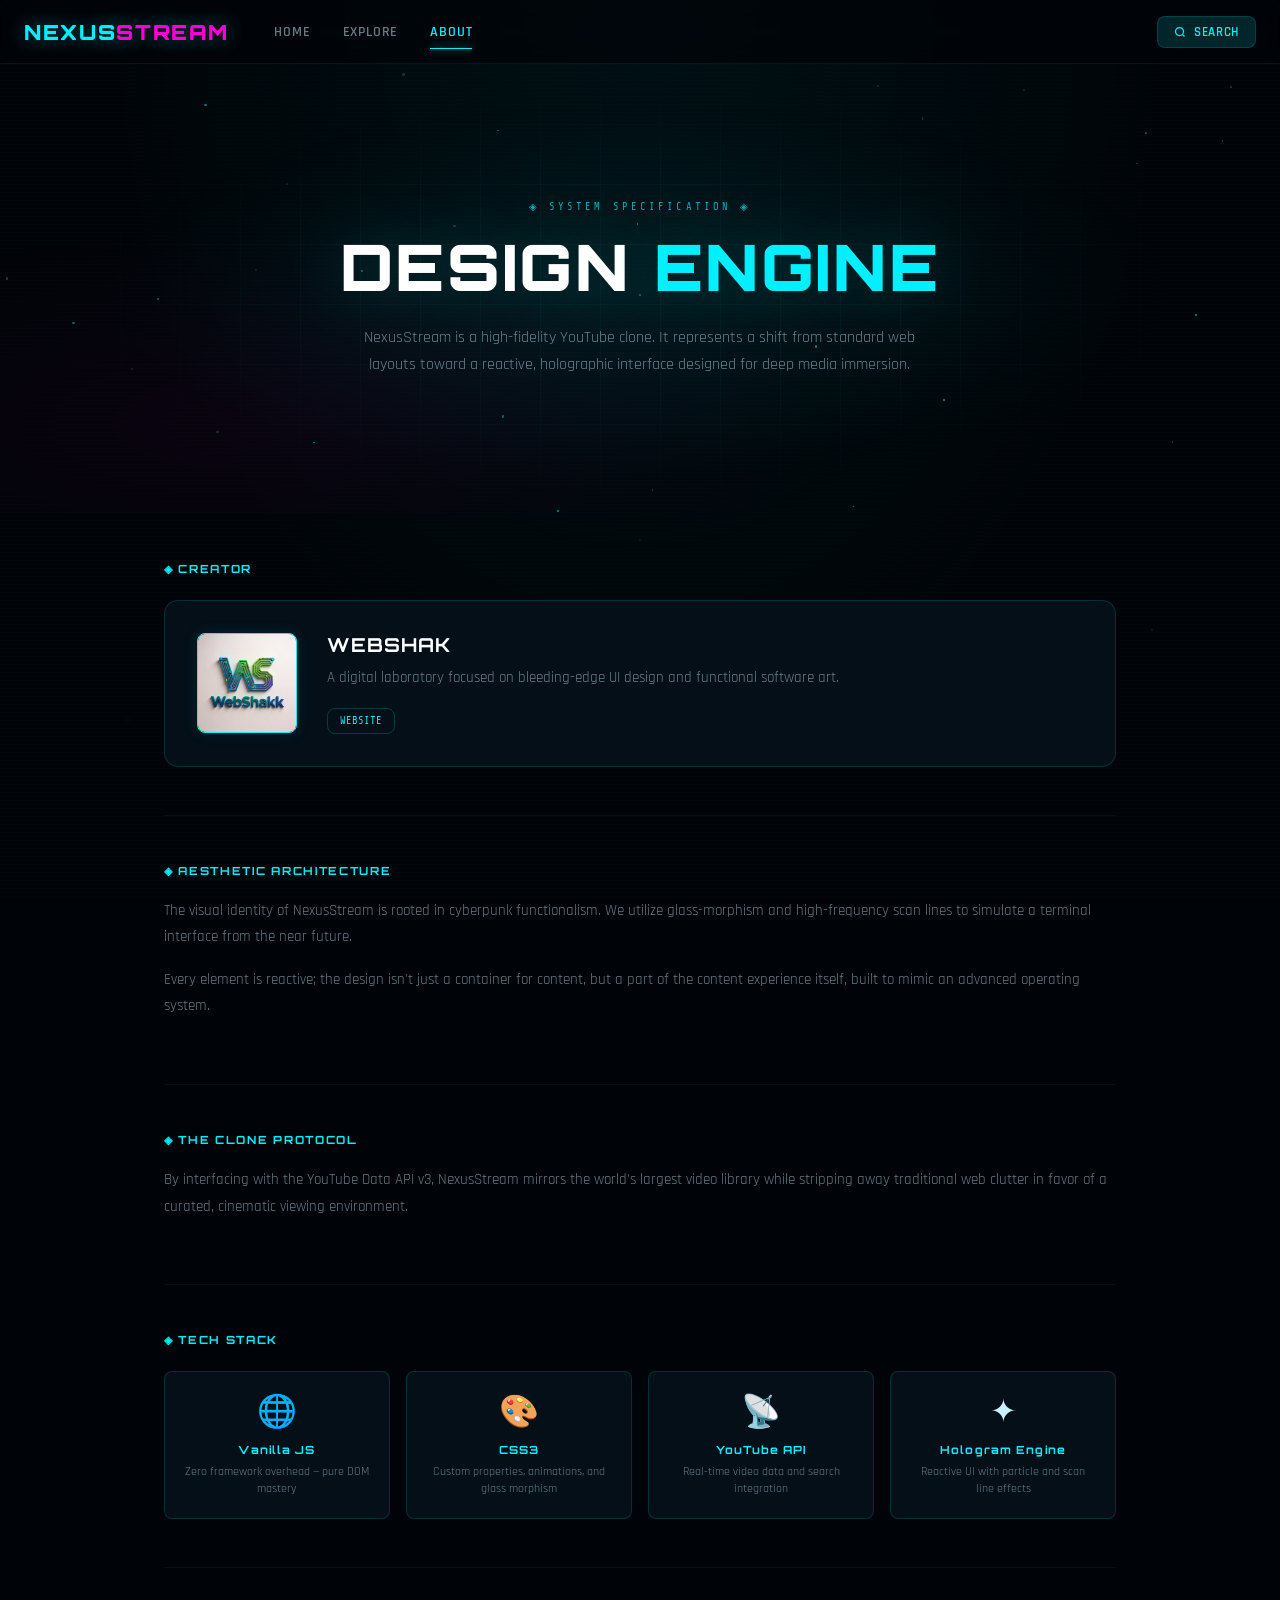
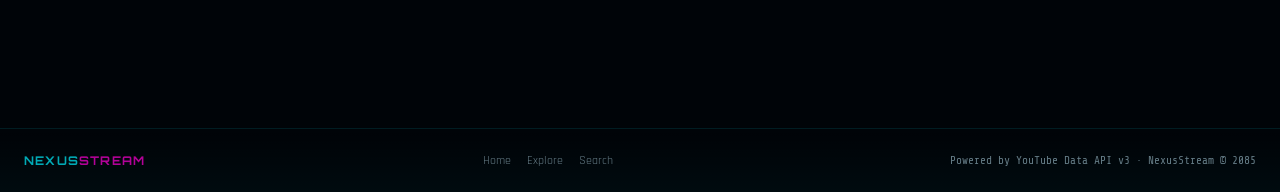
<file: about.html>
<!DOCTYPE html>
<html lang="en">
<head>
  <meta charset="UTF-8" />
  <meta name="viewport" content="width=device-width, initial-scale=1.0" />
  <title>About — NexusStream</title>
  <link rel="stylesheet" href="assets/css/global.css" />
  <style>
    .about-hero {
      position:relative;
      min-height:50vh;
      display:flex; align-items:center; justify-content:center;
      text-align:center;
      overflow:hidden;
      padding:80px 24px;
    }
    .about-hero__bg {
      position:absolute; inset:0;
      background:
        radial-gradient(ellipse at 50% 50%, rgba(0,240,255,0.06) 0%, transparent 60%),
        radial-gradient(ellipse at 20% 80%, rgba(255,0,212,0.04) 0%, transparent 40%);
    }
    .about-hero__grid {
      position:absolute; inset:0;
      background-image:
        linear-gradient(rgba(0,240,255,0.04) 1px, transparent 1px),
        linear-gradient(90deg, rgba(0,240,255,0.04) 1px, transparent 1px);
      background-size:60px 60px;
      mask-image:radial-gradient(ellipse at center, black 30%, transparent 70%);
    }
    .about-hero__content { position:relative; z-index:1; max-width:700px; }
    .about-hero__eyebrow {
      font-family:var(--font-mono);
      font-size:0.65rem; letter-spacing:0.3em; text-transform:uppercase;
      color:var(--cyan); opacity:0.7; margin-bottom:20px;
    }
    .about-hero__title {
      font-family:var(--font-display);
      font-size:clamp(2rem, 5vw, 4rem);
      font-weight:900; line-height:1.05;
      letter-spacing:0.04em; text-transform:uppercase;
      color:#fff;
      text-shadow:0 0 60px rgba(0,240,255,0.2);
      margin-bottom:24px;
    }
    .about-hero__title span { color:var(--cyan); }
    .about-hero__sub {
      font-size:1rem; line-height:1.7;
      color:var(--text-dim); max-width:560px; margin:0 auto;
    }

    /* ── Sections ── */
    .about-sections { max-width:1000px; margin:0 auto; padding:0 24px 80px; }
    .about-block {
      padding:48px 0;
      border-bottom:1px solid rgba(0,240,255,0.06);
    }
    .about-block__title {
      font-family:var(--font-display);
      font-size:0.7rem; font-weight:700;
      letter-spacing:0.15em; text-transform:uppercase;
      color:var(--cyan); margin-bottom:20px;
    }
    .about-block__body {
      font-size:0.95rem; line-height:1.75;
      color:var(--text-dim);
    }
    .about-block__body p { margin-bottom:16px; }

    /* ── Creator Brand ── */
    .brand-card {
        display: flex; align-items: center; gap: 30px;
        background: var(--surface); border: var(--border);
        padding: 32px; border-radius: var(--radius-lg); margin-top: 24px;
    }
    .brand-logo {
        width: 100px; height: 100px; border-radius: var(--radius);
        border: 1px solid var(--cyan); box-shadow: 0 0 15px rgba(0,240,255,0.1);
        object-fit: cover;
    }
    .brand-info h3 {
        font-family: var(--font-display); color: #fff;
        font-size: 1.2rem; margin-bottom: 8px; letter-spacing: 0.05em;
    }
    .brand-links { display: flex; gap: 12px; margin-top: 16px; }
    .brand-link {
        font-family: var(--font-mono); font-size: 0.65rem;
        color: var(--cyan); text-decoration: none;
        padding: 6px 12px; border: 1px solid rgba(0,240,255,0.2);
        border-radius: var(--radius); transition: 0.3s;
    }
    .brand-link:hover { background: rgba(0,240,255,0.1); border-color: var(--cyan); }

    /* ── Tech stack ── */
    .tech-grid {
      display:grid; grid-template-columns:repeat(auto-fill, minmax(200px, 1fr));
      gap:16px; margin-top:24px;
    }
    .tech-card {
      padding:20px; background:var(--surface); border:var(--border);
      border-radius:var(--radius); text-align:center; transition:all 0.25s;
    }
    .tech-card:hover { border-color:rgba(0,240,255,0.4); transform:translateY(-3px); }
    .tech-card__icon { font-size:2rem; margin-bottom:10px; }
    .tech-card__name {
      font-family:var(--font-display); font-size:0.7rem; font-weight:700;
      letter-spacing:0.1em; color:var(--cyan); margin-bottom:6px;
    }
    .tech-card__desc { font-size:0.72rem; color:var(--text-dim); line-height:1.5; }

    @media(max-width:600px) { .brand-card { flex-direction: column; text-align: center; } }
  </style>
</head>
<body>

<div class="ns-loader" id="ns-loader">
  <div class="ns-loader__ring"></div>
  <div class="ns-loader__text">LOADING NEXUS DATA</div>
  <div class="ns-loader__bar"><div class="ns-loader__bar-fill" id="loader-bar"></div></div>
</div>

<header id="ns-header">
  <div class="ns-header__inner">
    <a href="index.html" class="ns-logo">NEXUS<span>STREAM</span></a>
    <nav class="ns-nav">
      <a href="index.html" data-page="index.html">Home</a>
      <a href="explore.html" data-page="explore.html">Explore</a>
      <a href="about.html" data-page="about.html">About</a>
    </nav>
    <button class="ns-header__search-btn" onclick="UI.pageTransition('search.html')">
      <svg width="12" height="12" viewBox="0 0 24 24" fill="none" stroke="currentColor" stroke-width="2.5"><circle cx="11" cy="11" r="8"/><line x1="21" y1="21" x2="16.65" y2="16.65"/></svg>
      SEARCH
    </button>
  </div>
</header>

<main class="ns-page">

  <div class="about-hero">
    <div class="about-hero__bg"></div>
    <div class="about-hero__grid"></div>
    <div class="about-hero__content" id="aboutHero">
      <div class="about-hero__eyebrow">◈ SYSTEM SPECIFICATION ◈</div>
      <h1 class="about-hero__title">DESIGN <span>ENGINE</span></h1>
      <p class="about-hero__sub">
        NexusStream is a high-fidelity YouTube clone. It represents a shift from standard web layouts toward a reactive, holographic interface designed for deep media immersion.
      </p>
    </div>
  </div>

  <div class="about-sections">

     <div class="about-block">
      <div class="about-block__title">◈ CREATOR</div>
      <div class="brand-card">
        <img src="assets/images/webshakk.png" alt="Webshak" class="brand-logo">
        <div class="brand-info">
            <h3>WEBSHAK</h3>
            <p class="about-block__body">A digital laboratory focused on bleeding-edge UI design and functional software art.</p>
            <div class="brand-links">
                <a href="https://webshakk.vercel.app/" class="brand-link" target="_blank">WEBSITE</a>
               
            </div>
        </div>
      </div>
    </div>

    <div class="about-block">
      <div class="about-block__title">◈ AESTHETIC ARCHITECTURE</div>
      <div class="about-block__body">
        <p>The visual identity of NexusStream is rooted in cyberpunk functionalism. We utilize glass-morphism and high-frequency scan lines to simulate a terminal interface from the near future.</p>
        <p>Every element is reactive; the design isn't just a container for content, but a part of the content experience itself, built to mimic an advanced operating system.</p>
      </div>
    </div>

    <div class="about-block">
      <div class="about-block__title">◈ THE CLONE PROTOCOL</div>
      <div class="about-block__body">
        <p>By interfacing with the YouTube Data API v3, NexusStream mirrors the world's largest video library while stripping away traditional web clutter in favor of a curated, cinematic viewing environment.</p>
      </div>
    </div>

   

    <div class="about-block">
      <div class="about-block__title">◈ TECH STACK</div>
      <div class="tech-grid" id="techGrid"></div>
    </div>

  </div>
</main>

<footer id="ns-footer">
  <div class="ns-footer__brand">NEXUS<span style="color:var(--magenta)">STREAM</span></div>
  <div class="ns-footer__links">
    <a href="index.html">Home</a><a href="explore.html">Explore</a><a href="search.html">Search</a>
  </div>
  <div class="ns-footer__attr">Powered by YouTube Data API v3 · NexusStream © 2085</div>
</footer>

<script src="js/api.js"></script>
<script src="js/ui.js"></script>
<script>
document.addEventListener('DOMContentLoaded', () => {
  const loader = document.getElementById('ns-loader');
  const bar = document.getElementById('loader-bar');
  setTimeout(() => bar.style.width='100%', 100);
  setTimeout(() => { loader.classList.add('hidden'); setTimeout(()=>loader.remove(),500); }, 1100);

  // Tech stack items
  const stack = [
    { icon:'🌐', name:'Vanilla JS', desc:'Zero framework overhead — pure DOM mastery' },
    { icon:'🎨', name:'CSS3', desc:'Custom properties, animations, and glass morphism' },
    { icon:'📡', name:'YouTube API', desc:'Real-time video data and search integration' },
    { icon:'✦', name:'Hologram Engine', desc:'Reactive UI with particle and scan line effects' }
  ];
  const grid = document.getElementById('techGrid');
  stack.forEach((t, i) => {
    const card = document.createElement('div');
    card.className = 'tech-card';
    card.innerHTML = `<div class="tech-card__icon">${t.icon}</div><div class="tech-card__name">${t.name}</div><div class="tech-card__desc">${t.desc}</div>`;
    grid.appendChild(card);
    if(typeof UI !== 'undefined') UI.buildCardEffect(card, 400 + i * 80);
  });

  if (typeof UI !== 'undefined') {
    UI.createParticleField(document.querySelector('.about-hero'), 30);
    document.querySelectorAll('.about-block, .about-hero__content').forEach((el, i) => {
      UI.buildCardEffect(el, i * 100);
    });
  }
});
</script>
</body>
</html>
</file>
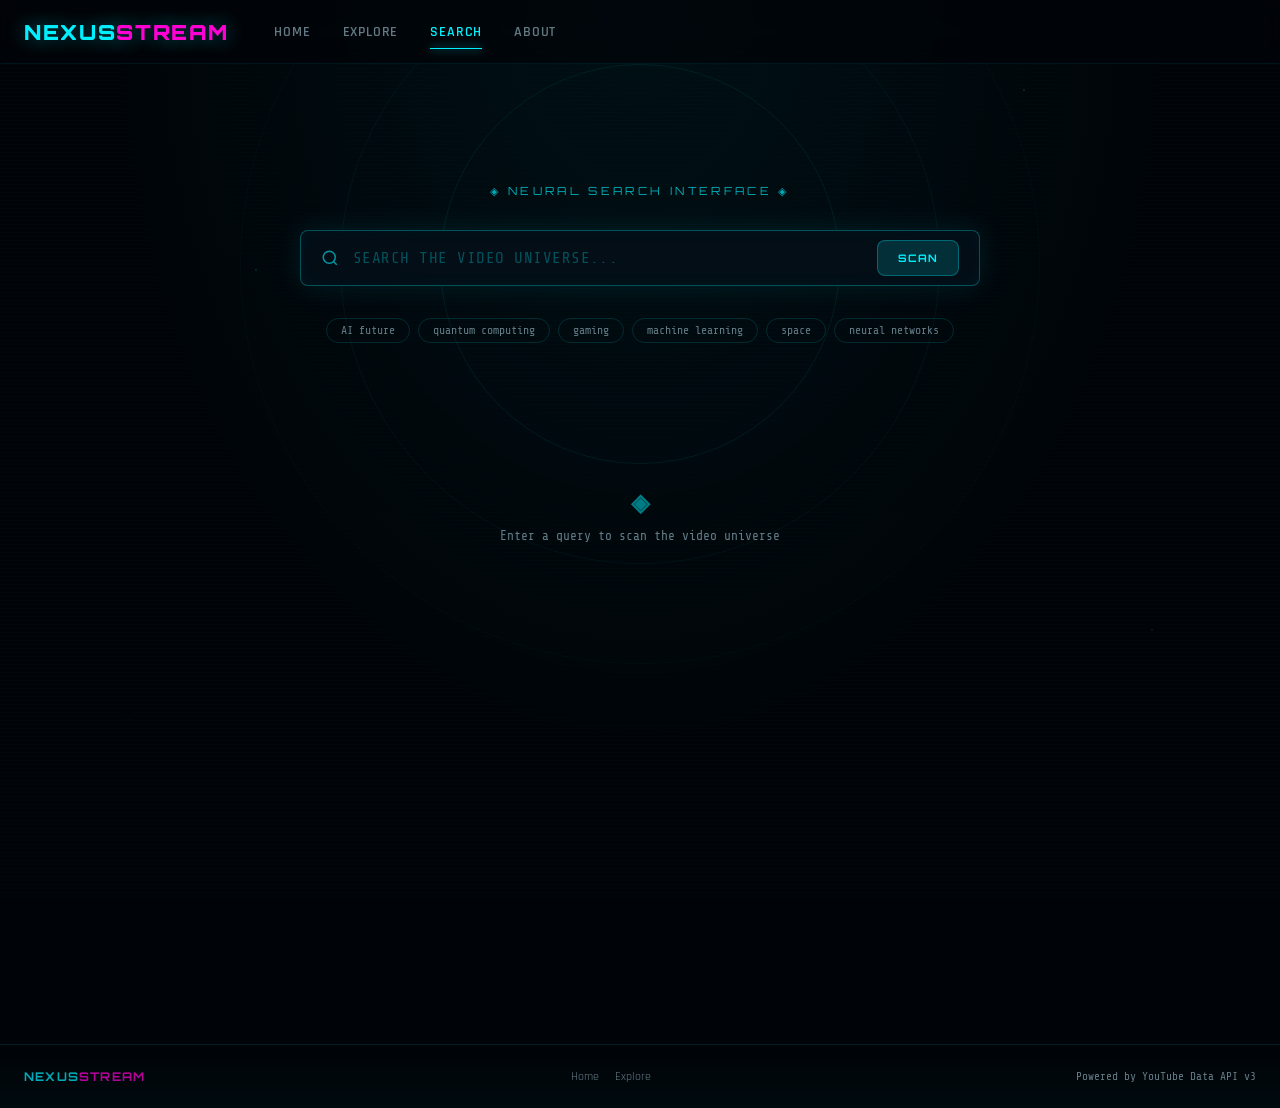
<file: search.html>
<!DOCTYPE html>
<html lang="en">
<head>
  <meta charset="UTF-8" />
  <meta name="viewport" content="width=device-width, initial-scale=1.0" />
  <title>Neural Search — NexusStream</title>
  <link rel="stylesheet" href="assets/css/global.css" />
  <script src="js/config.js"></script>
  <style>
    .search-universe {
      min-height:100vh;
      display:flex; flex-direction:column;
      align-items:center;
      padding-top:120px;
    }

    /* ── Central search node ── */
    .search-node {
      position:relative;
      display:flex; flex-direction:column;
      align-items:center; gap:32px;
      width:100%; max-width:680px;
      margin-bottom:64px;
    }
    .search-node__title {
      font-family:var(--font-display);
      font-size:0.7rem; letter-spacing:0.3em; text-transform:uppercase;
      color:var(--cyan); opacity:0.7;
    }
    .search-node__rings {
      position:absolute; top:50%; left:50%;
      transform:translate(-50%,-50%);
      pointer-events:none;
    }
    .search-ring {
      position:absolute;
      border-radius:50%;
      border:1px solid rgba(0,240,255,0.08);
      transform:translate(-50%,-50%);
      animation:energyPulse 3s ease-in-out infinite;
    }
    .search-ring:nth-child(1) { width:400px; height:400px; animation-delay:0s; }
    .search-ring:nth-child(2) { width:600px; height:600px; animation-delay:0.5s; border-color:rgba(0,240,255,0.05); }
    .search-ring:nth-child(3) { width:800px; height:800px; animation-delay:1s; border-color:rgba(0,240,255,0.03); }
    .search-ring.pulse {
      border-color:rgba(0,240,255,0.3) !important;
      animation:expandRing 0.8s ease-out forwards;
    }
    @keyframes expandRing {
      from { transform:translate(-50%,-50%) scale(0.3); opacity:1; }
      to   { transform:translate(-50%,-50%) scale(1.5); opacity:0; }
    }

    .search-input-wrap {
      position:relative; z-index:2;
      width:100%;
      transition:transform 0.1s ease;
    }
    .search-input-inner {
      display:flex; align-items:center;
      background:rgba(4,15,24,0.9);
      border:1px solid rgba(0,240,255,0.3);
      border-radius:var(--radius);
      padding:0 20px;
      box-shadow:0 0 30px rgba(0,240,255,0.1), inset 0 0 20px rgba(0,240,255,0.03);
      transition:all 0.3s;
    }
    .search-input-inner:focus-within {
      border-color:rgba(0,240,255,0.7);
      box-shadow:0 0 50px rgba(0,240,255,0.2), inset 0 0 30px rgba(0,240,255,0.05);
    }
    .search-icon {
      color:var(--cyan); opacity:0.6; flex-shrink:0; margin-right:14px;
    }
    #searchInput {
      flex:1; background:transparent; border:none; outline:none;
      font-family:var(--font-mono);
      font-size:1rem; color:var(--text);
      padding:18px 0;
      letter-spacing:0.03em;
    }
    #searchInput::placeholder { color:rgba(0,240,255,0.3); }
    .search-submit {
      flex-shrink:0;
      padding:10px 20px;
      font-family:var(--font-display);
      font-size:0.65rem; font-weight:700;
      letter-spacing:0.1em; text-transform:uppercase;
      color:var(--cyan);
      border:1px solid rgba(0,240,255,0.3);
      border-radius:var(--radius);
      background:var(--cyan-dim);
      transition:all 0.2s;
    }
    .search-submit:hover {
      background:rgba(0,240,255,0.25);
      box-shadow:0 0 20px rgba(0,240,255,0.2);
    }

    /* ── Suggestions ── */
    .search-suggestions {
      display:flex; gap:8px; flex-wrap:wrap; justify-content:center;
    }
    .search-sugg {
      padding:5px 14px;
      font-size:0.72rem; font-family:var(--font-mono);
      border:var(--border); border-radius:20px;
      color:var(--text-dim); cursor:pointer;
      transition:all 0.2s;
    }
    .search-sugg:hover {
      color:var(--cyan); border-color:rgba(0,240,255,0.4);
      background:var(--cyan-dim);
    }

    /* ── Results ── */
    .results-area { width:100%; max-width:1200px; padding:0 24px 80px; }
    .results-header {
      font-family:var(--font-mono);
      font-size:0.72rem; color:var(--text-dim);
      margin-bottom:24px;
      display:flex; justify-content:space-between; align-items:center;
    }
    .results-header span { color:var(--cyan); }
    .results-empty {
      text-align:center; padding:80px 0;
      color:var(--text-dim);
      font-family:var(--font-mono); font-size:0.8rem;
    }
    .results-empty h3 {
      font-family:var(--font-display);
      font-size:1.5rem; color:var(--cyan);
      margin-bottom:12px; opacity:0.5;
    }
  </style>
</head>
<body>
<div class="ns-loader" id="ns-loader">
  <div class="ns-loader__ring"></div>
  <div class="ns-loader__text">NEURAL SEARCH READY</div>
  <div class="ns-loader__bar"><div class="ns-loader__bar-fill" id="loader-bar"></div></div>
</div>

<header id="ns-header">
  <div class="ns-header__inner">
    <a href="index.html" class="ns-logo">NEXUS<span>STREAM</span></a>
    <nav class="ns-nav">
      <a href="index.html" data-page="index.html">Home</a>
      <a href="explore.html" data-page="explore.html">Explore</a>
      <a href="search.html" data-page="search.html">Search</a>
      <a href="about.html" data-page="about.html">About</a>
    </nav>
  </div>
</header>

<main class="ns-page">
  <div class="search-universe">

    <div class="search-node">
      <div class="search-node__title">◈ Neural Search Interface ◈</div>
      <div class="search-node__rings">
        <div class="search-ring"></div>
        <div class="search-ring"></div>
        <div class="search-ring"></div>
      </div>

      <div class="search-input-wrap" id="searchInputWrap">
        <div class="search-input-inner">
          <svg class="search-icon" width="18" height="18" viewBox="0 0 24 24" fill="none" stroke="currentColor" stroke-width="2"><circle cx="11" cy="11" r="8"/><line x1="21" y1="21" x2="16.65" y2="16.65"/></svg>
          <input id="searchInput" type="text" placeholder="SEARCH THE VIDEO UNIVERSE..." autocomplete="off" />
          <button class="search-submit" id="searchBtn">SCAN</button>
        </div>
      </div>

      <div class="search-suggestions" id="suggestions">
        <span class="search-sugg" data-q="AI future">AI future</span>
        <span class="search-sugg" data-q="quantum computing">quantum computing</span>
        <span class="search-sugg" data-q="gaming">gaming</span>
        <span class="search-sugg" data-q="machine learning">machine learning</span>
        <span class="search-sugg" data-q="space">space</span>
        <span class="search-sugg" data-q="neural networks">neural networks</span>
      </div>
    </div>

    <div class="results-area" id="resultsArea">
      <div class="results-empty">
        <h3>◈</h3>
        <p>Enter a query to scan the video universe</p>
      </div>
    </div>
  </div>
</main>

<footer id="ns-footer">
  <div class="ns-footer__brand">NEXUS<span style="color:var(--magenta)">STREAM</span></div>
  <div class="ns-footer__links">
    <a href="index.html">Home</a><a href="explore.html">Explore</a>
  </div>
  <div class="ns-footer__attr">Powered by YouTube Data API v3</div>
</footer>

<script src="js/api.js"></script>
<script src="js/ui.js"></script>
<script>
(async () => {
  // Loader
  const loader = document.getElementById('ns-loader');
  const bar = document.getElementById('loader-bar');
  setTimeout(() => bar.style.width='100%', 100);
  setTimeout(() => { loader.classList.add('hidden'); setTimeout(()=>loader.remove(),500); }, 1200);

  const input = document.getElementById('searchInput');
  const wrap  = document.getElementById('searchInputWrap');
  const btn   = document.getElementById('searchBtn');
  const area  = document.getElementById('resultsArea');
  const rings = document.querySelector('.search-node__rings');

  // URL param
  const urlQ = new URLSearchParams(location.search).get('q');
  if (urlQ) { input.value = urlQ; doSearch(urlQ); }

  // Wave distortion on typing
  input.addEventListener('input', () => {
    UI.startSearchWave(wrap);
    clearTimeout(input._debounce);
    input._debounce = setTimeout(() => {
      UI.stopSearchWave(wrap);
      if (input.value.trim().length > 2) doSearch(input.value.trim());
    }, 600);
    pulseRings();
  });

  input.addEventListener('keydown', e => {
    if (e.key === 'Enter') doSearch(input.value.trim());
  });
  btn.addEventListener('click', () => doSearch(input.value.trim()));

  document.querySelectorAll('.search-sugg').forEach(s => {
    s.addEventListener('click', () => {
      input.value = s.dataset.q;
      doSearch(s.dataset.q);
    });
  });

  function pulseRings() {
    const ring = document.createElement('div');
    ring.className = 'search-ring pulse';
    rings.appendChild(ring);
    setTimeout(() => ring.remove(), 800);
  }

  async function doSearch(q) {
    if (!q) return;
    history.replaceState(null, '', `?q=${encodeURIComponent(q)}`);
    area.innerHTML = '';
    // Build skeleton
    const skels = UI.showSkeletonLoader(area, 'grid');
    UI.buildCardsStaggered(skels, 0);
    // Filter bar
    const filters = document.createElement('div');
    filters.className = 'ns-filters';
    ['All', 'Gaming', 'Tech', 'Education', 'AI'].forEach((f, i) => {
      const btn = document.createElement('button');
      btn.className = 'ns-filter' + (i===0?' active':'');
      btn.textContent = f;
      btn.addEventListener('click', () => {
        filters.querySelectorAll('.ns-filter').forEach(b=>b.classList.remove('active'));
        btn.classList.add('active');
        grid.querySelectorAll('.ns-card').forEach(card => {
          const cat = card.querySelector('.ns-card__tag')?.textContent || '';
          card.style.display = (f==='All' || cat.includes(f)) ? '' : 'none';
        });
      });
      filters.appendChild(btn);
    });

    const { items } = await API.search(q, 12);

    area.innerHTML = '';
    if (!items.length) {
      area.innerHTML = '<div class="results-empty"><h3>◈</h3><p>No signals detected for this query</p></div>';
      return;
    }

    const header = document.createElement('div');
    header.className = 'results-header';
    header.innerHTML = `<div>SCAN RESULTS <span>${items.length} signals found</span> for "${q}"</div>`;
    area.appendChild(header);
    area.appendChild(filters);

    const grid = document.createElement('div');
    grid.className = 'ns-grid';
    items.forEach((v, i) => {
      const card = UI.renderVideoCard(v);
      grid.appendChild(card);
      UI.buildCardEffect(card, i * 60);
    });
    area.appendChild(grid);
    pulseRings();
  }
})();
</script>
</body>
</html>
</file>
<file: assets/css/global.css>
/* ============================================================
   NexusStream — Global Holographic Design System
   ============================================================ */

@import url('https://fonts.googleapis.com/css2?family=Orbitron:wght@400;600;700;900&family=Rajdhani:wght@300;400;500;600;700&family=Share+Tech+Mono&display=swap');

/* ── Variables ─────────────────────────────────────────────── */
:root {
  --cyan:       #00f0ff;
  --cyan-dim:   rgba(0,240,255,0.15);
  --cyan-glow:  rgba(0,240,255,0.4);
  --magenta:    #ff00d4;
  --mag-dim:    rgba(255,0,212,0.15);
  --gold:       #ffd700;
  --void:       #000408;
  --deep:       #010b12;
  --surface:    #040f18;
  --surface2:   #071520;
  --glass:      rgba(4,15,24,0.85);
  --text:       #c8f0ff;
  --text-dim:   rgba(200,240,255,0.5);
  --font-display: 'Orbitron', monospace;
  --font-body:    'Rajdhani', sans-serif;
  --font-mono:    'Share Tech Mono', monospace;
  --border:     1px solid rgba(0,240,255,0.15);
  --border-glow:1px solid rgba(0,240,255,0.5);
  --radius:     8px;
  --radius-lg:  14px;
  --header-h:   64px;
}

/* ── Reset ─────────────────────────────────────────────────── */
*, *::before, *::after { box-sizing:border-box; margin:0; padding:0; }
html { font-size:16px; scroll-behavior:smooth; }
body {
  background: var(--void);
  color: var(--text);
  font-family: var(--font-body);
  min-height: 100vh;
  overflow-x: hidden;
  cursor: default;
  animation: holoFlicker 12s infinite;
}
img { display:block; max-width:100%; }
a  { color:inherit; text-decoration:none; }
button { cursor:pointer; border:none; background:none; color:inherit; font:inherit; }

/* ── Scrollbar ─────────────────────────────────────────────── */
::-webkit-scrollbar       { width:4px; height:4px; }
::-webkit-scrollbar-track { background:var(--deep); }
::-webkit-scrollbar-thumb { background:var(--cyan-dim); border-radius:2px; }
::-webkit-scrollbar-thumb:hover { background:var(--cyan-glow); }

/* ── Star Background ─────────────────────────────────────────── */
body::before {
  content:'';
  position:fixed; inset:0; pointer-events:none; z-index:0;
  background:
    radial-gradient(1px 1px at 20% 30%, rgba(0,240,255,0.4) 0, transparent 100%),
    radial-gradient(1px 1px at 80% 10%, rgba(255,255,255,0.3) 0, transparent 100%),
    radial-gradient(1px 1px at 50% 60%, rgba(0,240,255,0.3) 0, transparent 100%),
    radial-gradient(1px 1px at 10% 80%, rgba(255,0,212,0.25) 0, transparent 100%),
    radial-gradient(1px 1px at 90% 70%, rgba(255,255,255,0.2) 0, transparent 100%),
    radial-gradient(ellipse at 50% 0%, rgba(0,240,255,0.05) 0%, transparent 60%),
    var(--void);
}
body::after {
  content:'';
  position:fixed; inset:0; pointer-events:none; z-index:0;
  background:repeating-linear-gradient(
    0deg, transparent, transparent 3px,
    rgba(0,240,255,0.012) 3px, rgba(0,240,255,0.012) 4px
  );
}

/* ── Layout Wrapper ─────────────────────────────────────────── */
.ns-page { position:relative; z-index:1; min-height:100vh; padding-top:var(--header-h); }
.ns-container { max-width:1440px; margin:0 auto; padding:0 24px; }

/* ── HEADER ─────────────────────────────────────────────────── */
#ns-header {
  position:fixed; top:0; left:0; right:0; z-index:1000;
  height:var(--header-h);
  background:rgba(0,4,8,0.7);
  backdrop-filter:blur(10px) saturate(150%);
  border-bottom:1px solid rgba(0,240,255,0.08);
  display:flex; align-items:center;
  transition:all 0.3s ease;
}
.ns-header__inner {
  display:flex; align-items:center; gap:32px;
  width:100%; padding:0 24px;
}
.ns-logo {
  font-family:var(--font-display);
  font-size:1.3rem; font-weight:900;
  letter-spacing:0.08em;
  color:var(--cyan);
  text-shadow:0 0 20px var(--cyan-glow), 0 0 40px rgba(0,240,255,0.2);
  white-space:nowrap;
  flex-shrink:0;
}
.ns-logo span { color:var(--magenta); }
.ns-nav {
  display:flex; align-items:center; gap:4px;
  flex:1;
}
.ns-nav a {
  position:relative;
  padding:6px 14px;
  font-family:var(--font-body);
  font-size:0.85rem; font-weight:600;
  letter-spacing:0.06em; text-transform:uppercase;
  color:var(--text-dim);
  transition:color 0.2s;
  border-radius:var(--radius);
}
.ns-nav a:hover,
.ns-nav a.active {
  color:var(--cyan);
}
.ns-nav a.active::after {
  content:'';
  position:absolute; bottom:-2px; left:14px; right:14px; height:1px;
  background:var(--cyan);
  box-shadow:0 0 8px var(--cyan);
}
.ns-header__search-btn {
  margin-left:auto;
  display:flex; align-items:center; gap:8px;
  padding:7px 16px;
  background:var(--cyan-dim);
  border:var(--border);
  border-radius:var(--radius);
  font-size:0.8rem; font-weight:600;
  color:var(--cyan);
  letter-spacing:0.05em;
  transition:all 0.2s;
}
.ns-header__search-btn:hover {
  background:rgba(0,240,255,0.25);
  box-shadow:0 0 16px var(--cyan-dim);
}

/* ── FOOTER ─────────────────────────────────────────────────── */
#ns-footer {
  position:relative; z-index:1;
  margin-top:80px;
  padding:24px;
  border-top:1px solid rgba(0,240,255,0.08);
  background:linear-gradient(to top, rgba(0,240,255,0.03), transparent);
  display:flex; align-items:center; justify-content:space-between; flex-wrap:wrap; gap:12px;
}
.ns-footer__brand {
  font-family:var(--font-display);
  font-size:0.75rem; font-weight:700;
  color:var(--cyan); opacity:0.7;
  letter-spacing:0.1em;
}
.ns-footer__links {
  display:flex; gap:16px;
  font-size:0.75rem; color:var(--text-dim);
}
.ns-footer__links a:hover { color:var(--cyan); }
.ns-footer__attr {
  font-size:0.7rem; color:var(--text-dim); font-family:var(--font-mono);
}

/* ── SECTION HEADER ─────────────────────────────────────────── */
.ns-section-header {
  display:flex; align-items:center; gap:16px;
  margin-bottom:20px;
}
.ns-section-header h2 {
  font-family:var(--font-display);
  font-size:1rem; font-weight:700;
  letter-spacing:0.1em; text-transform:uppercase;
  color:var(--cyan);
  text-shadow:0 0 12px var(--cyan-glow);
}
.ns-section-header__line {
  flex:1; height:1px;
  background:linear-gradient(to right, rgba(0,240,255,0.4), transparent);
}
.ns-section-header__tag {
  font-size:0.65rem; font-family:var(--font-mono);
  color:var(--magenta);
  border:1px solid rgba(255,0,212,0.3);
  padding:2px 8px; border-radius:2px;
  letter-spacing:0.05em;
}

/* ── VIDEO CARD ─────────────────────────────────────────────── */
.ns-card {
  position:relative;
  background:var(--surface);
  border:var(--border);
  border-radius:var(--radius-lg);
  overflow:hidden;
  transition:all 0.35s cubic-bezier(0.16,1,0.3,1);
  cursor:pointer;
  flex-shrink:0;
}
.ns-card:hover {
  border-color:rgba(0,240,255,0.5);
  transform:translateY(-4px) scale(1.01);
  box-shadow:0 8px 40px rgba(0,240,255,0.15), 0 0 0 1px rgba(0,240,255,0.1);
  animation:pulseGlow 2s infinite;
}
.ns-card__thumb {
  position:relative;
  width:100%; padding-top:56.25%;
  overflow:hidden;
}
.ns-card__thumb img {
  position:absolute; inset:0;
  width:100%; height:100%;
  object-fit:cover;
  transition:transform 0.5s ease;
}
.ns-card:hover .ns-card__thumb img { transform:scale(1.05); }
.ns-card__duration {
  position:absolute; bottom:8px; right:8px;
  padding:2px 6px;
  background:rgba(0,0,0,0.85);
  border:1px solid rgba(0,240,255,0.2);
  border-radius:3px;
  font-size:0.7rem; font-family:var(--font-mono);
  color:var(--cyan);
}
.ns-card__hover-overlay {
  position:absolute; inset:0;
  background:rgba(0,240,255,0.07);
  display:flex; align-items:center; justify-content:center;
  opacity:0; transition:opacity 0.3s;
}
.ns-card:hover .ns-card__hover-overlay { opacity:1; }
.ns-card__play-icon {
  width:50px; height:50px;
  background:rgba(0,240,255,0.2);
  border:2px solid var(--cyan);
  border-radius:50%;
  display:flex; align-items:center; justify-content:center;
  font-size:1.2rem; color:var(--cyan);
  box-shadow:0 0 20px var(--cyan-glow);
  transform:scale(0.8); transition:transform 0.3s;
}
.ns-card:hover .ns-card__play-icon { transform:scale(1); }
.ns-card__glow-ring {
  position:absolute; inset:-1px;
  border-radius:inherit;
  border:1px solid var(--cyan);
  opacity:0; transition:opacity 0.3s;
  box-shadow:inset 0 0 20px rgba(0,240,255,0.1);
}
.ns-card:hover .ns-card__glow-ring { opacity:1; }
.ns-card__info { padding:12px; }
.ns-card__title {
  font-size:0.88rem; font-weight:600;
  line-height:1.4; margin-bottom:6px;
  color:var(--text);
  display:-webkit-box; -webkit-line-clamp:2; -webkit-box-orient:vertical; overflow:hidden;
}
.ns-card__meta {
  display:flex; justify-content:space-between;
  font-size:0.72rem; color:var(--text-dim);
  font-family:var(--font-mono);
}
.ns-card__channel { color:var(--cyan); opacity:0.8; }
.ns-card__tag {
  display:inline-block;
  margin-top:6px; padding:2px 8px;
  border:1px solid rgba(255,0,212,0.3);
  border-radius:2px;
  font-size:0.62rem; font-family:var(--font-mono);
  color:var(--magenta); letter-spacing:0.05em;
  text-transform:uppercase;
}

/* ── HORIZONTAL SCROLL ROW ──────────────────────────────────── */
.ns-row {
  display:flex; gap:16px;
  overflow-x:auto; padding-bottom:12px;
  scroll-snap-type:x mandatory;
  -ms-overflow-style:none; scrollbar-width:none;
}
.ns-row::-webkit-scrollbar { display:none; }
.ns-row .ns-card {
  scroll-snap-align:start;
  width:260px; min-width:260px;
}

/* ── CHANNEL AVATAR ─────────────────────────────────────────── */
.ns-channel-avatar {
  position:relative;
  display:flex; flex-direction:column; align-items:center; gap:8px;
  padding:20px 16px;
  cursor:pointer;
  flex-shrink:0; width:140px;
  transition:transform 0.3s;
}
.ns-channel-avatar:hover { transform:translateY(-6px); }
.ns-channel-avatar__ring {
  position:absolute; top:12px; left:50%; transform:translateX(-50%);
  width:86px; height:86px;
  border-radius:50%;
  border:2px solid transparent;
  border-top-color:var(--cyan);
  border-right-color:var(--magenta);
  animation:rotateRing 3s linear infinite;
}
.ns-channel-avatar__img-wrap {
  width:80px; height:80px;
  border-radius:50%;
  overflow:hidden;
  border:2px solid rgba(0,240,255,0.3);
  box-shadow:0 0 20px rgba(0,240,255,0.3);
}
.ns-channel-avatar__img-wrap img {
  width:100%; height:100%; object-fit:cover;
}
.ns-channel-avatar__name {
  font-family:var(--font-display);
  font-size:0.65rem; font-weight:700;
  text-align:center; color:var(--cyan);
  letter-spacing:0.05em; text-transform:uppercase;
}
.ns-channel-avatar__subs {
  font-size:0.62rem; color:var(--text-dim);
  font-family:var(--font-mono); text-align:center;
}
.ns-channel-avatar__preview {
  position:absolute; bottom:-50px; left:50%; transform:translateX(-50%);
  white-space:nowrap;
  padding:6px 12px;
  background:var(--surface2);
  border:var(--border);
  border-radius:var(--radius);
  font-size:0.7rem; color:var(--cyan);
  opacity:0; transition:all 0.3s;
  pointer-events:none;
}
.ns-channel-avatar:hover .ns-channel-avatar__preview { opacity:1; bottom:-42px; }

/* ── GRID ───────────────────────────────────────────────────── */
.ns-grid {
  display:grid;
  grid-template-columns:repeat(auto-fill, minmax(260px, 1fr));
  gap:20px;
}

/* ── BUTTONS ────────────────────────────────────────────────── */
.ns-btn {
  display:inline-flex; align-items:center; gap:8px;
  padding:10px 22px;
  font-family:var(--font-display);
  font-size:0.75rem; font-weight:700;
  letter-spacing:0.1em; text-transform:uppercase;
  border-radius:var(--radius);
  transition:all 0.2s;
}
.ns-btn--primary {
  background:linear-gradient(135deg, rgba(0,240,255,0.2), rgba(0,240,255,0.05));
  border:1px solid rgba(0,240,255,0.5);
  color:var(--cyan);
  box-shadow:0 0 20px rgba(0,240,255,0.1);
}
.ns-btn--primary:hover {
  background:linear-gradient(135deg, rgba(0,240,255,0.35), rgba(0,240,255,0.15));
  box-shadow:0 0 30px rgba(0,240,255,0.3);
  transform:translateY(-1px);
}
.ns-btn--ghost {
  background:transparent;
  border:var(--border);
  color:var(--text-dim);
}
.ns-btn--ghost:hover { border-color:rgba(0,240,255,0.4); color:var(--cyan); }

/* ── GLOW TEXT ──────────────────────────────────────────────── */
.ns-glow-text {
  color:var(--cyan);
  text-shadow:0 0 12px var(--cyan-glow), 0 0 30px rgba(0,240,255,0.2);
}
.ns-glow-text--magenta {
  color:var(--magenta);
  text-shadow:0 0 12px rgba(255,0,212,0.6);
}

/* ── PANEL / GLASS SURFACE ──────────────────────────────────── */
.ns-panel {
  background:var(--glass);
  border:var(--border);
  border-radius:var(--radius-lg);
  backdrop-filter:blur(12px);
}

/* ── FILTER TABS ────────────────────────────────────────────── */
.ns-filters {
  display:flex; gap:8px; flex-wrap:wrap;
  margin-bottom:24px;
}
.ns-filter {
  padding:6px 16px;
  font-size:0.75rem; font-weight:600;
  font-family:var(--font-mono);
  letter-spacing:0.05em;
  border:var(--border);
  border-radius:20px;
  color:var(--text-dim);
  background:transparent;
  transition:all 0.2s;
}
.ns-filter:hover { color:var(--cyan); border-color:rgba(0,240,255,0.4); }
.ns-filter.active {
  background:var(--cyan-dim);
  border-color:rgba(0,240,255,0.5);
  color:var(--cyan);
  box-shadow:0 0 12px rgba(0,240,255,0.15);
}

/* ── LOADING DATA CONSTRUCTION ──────────────────────────────── */
.ns-loader {
  position:fixed; inset:0; z-index:9999;
  background:var(--void);
  display:flex; flex-direction:column;
  align-items:center; justify-content:center; gap:24px;
  transition:opacity 0.5s ease;
}
.ns-loader.hidden { opacity:0; pointer-events:none; }
.ns-loader__ring {
  width:80px; height:80px;
  border-radius:50%;
  border:2px solid rgba(0,240,255,0.1);
  border-top-color:var(--cyan);
  border-right-color:var(--magenta);
  animation:rotateRing 0.8s linear infinite;
  box-shadow:0 0 30px rgba(0,240,255,0.2);
}
.ns-loader__text {
  font-family:var(--font-mono);
  font-size:0.75rem; color:var(--cyan);
  letter-spacing:0.2em; text-transform:uppercase;
}
.ns-loader__bar {
  width:200px; height:1px;
  background:rgba(0,240,255,0.1);
  border-radius:1px; overflow:hidden;
}
.ns-loader__bar-fill {
  height:100%; width:0%;
  background:var(--cyan);
  box-shadow:0 0 8px var(--cyan);
  transition:width 2s cubic-bezier(0.1,0,0.3,1);
}

/* ── TAGS ───────────────────────────────────────────────────── */
.ns-badge {
  display:inline-block;
  padding:3px 10px;
  font-family:var(--font-mono);
  font-size:0.65rem; letter-spacing:0.08em; text-transform:uppercase;
  border-radius:2px;
}
.ns-badge--cyan  { background:rgba(0,240,255,0.1); border:1px solid rgba(0,240,255,0.3); color:var(--cyan); }
.ns-badge--mag   { background:rgba(255,0,212,0.1); border:1px solid rgba(255,0,212,0.3); color:var(--magenta); }
.ns-badge--gold  { background:rgba(255,215,0,0.1); border:1px solid rgba(255,215,0,0.3); color:var(--gold); }

/* ── RESPONSIVE ─────────────────────────────────────────────── */
@media(max-width:768px) {
  .ns-nav a:not(.ns-nav a:first-child):not(.ns-nav a:last-child) { display:none; }
  .ns-header__inner { gap:12px; }
  .ns-grid { grid-template-columns:repeat(auto-fill, minmax(160px, 1fr)); gap:12px; }
  .ns-row .ns-card { width:200px; min-width:200px; }
}
</file>
